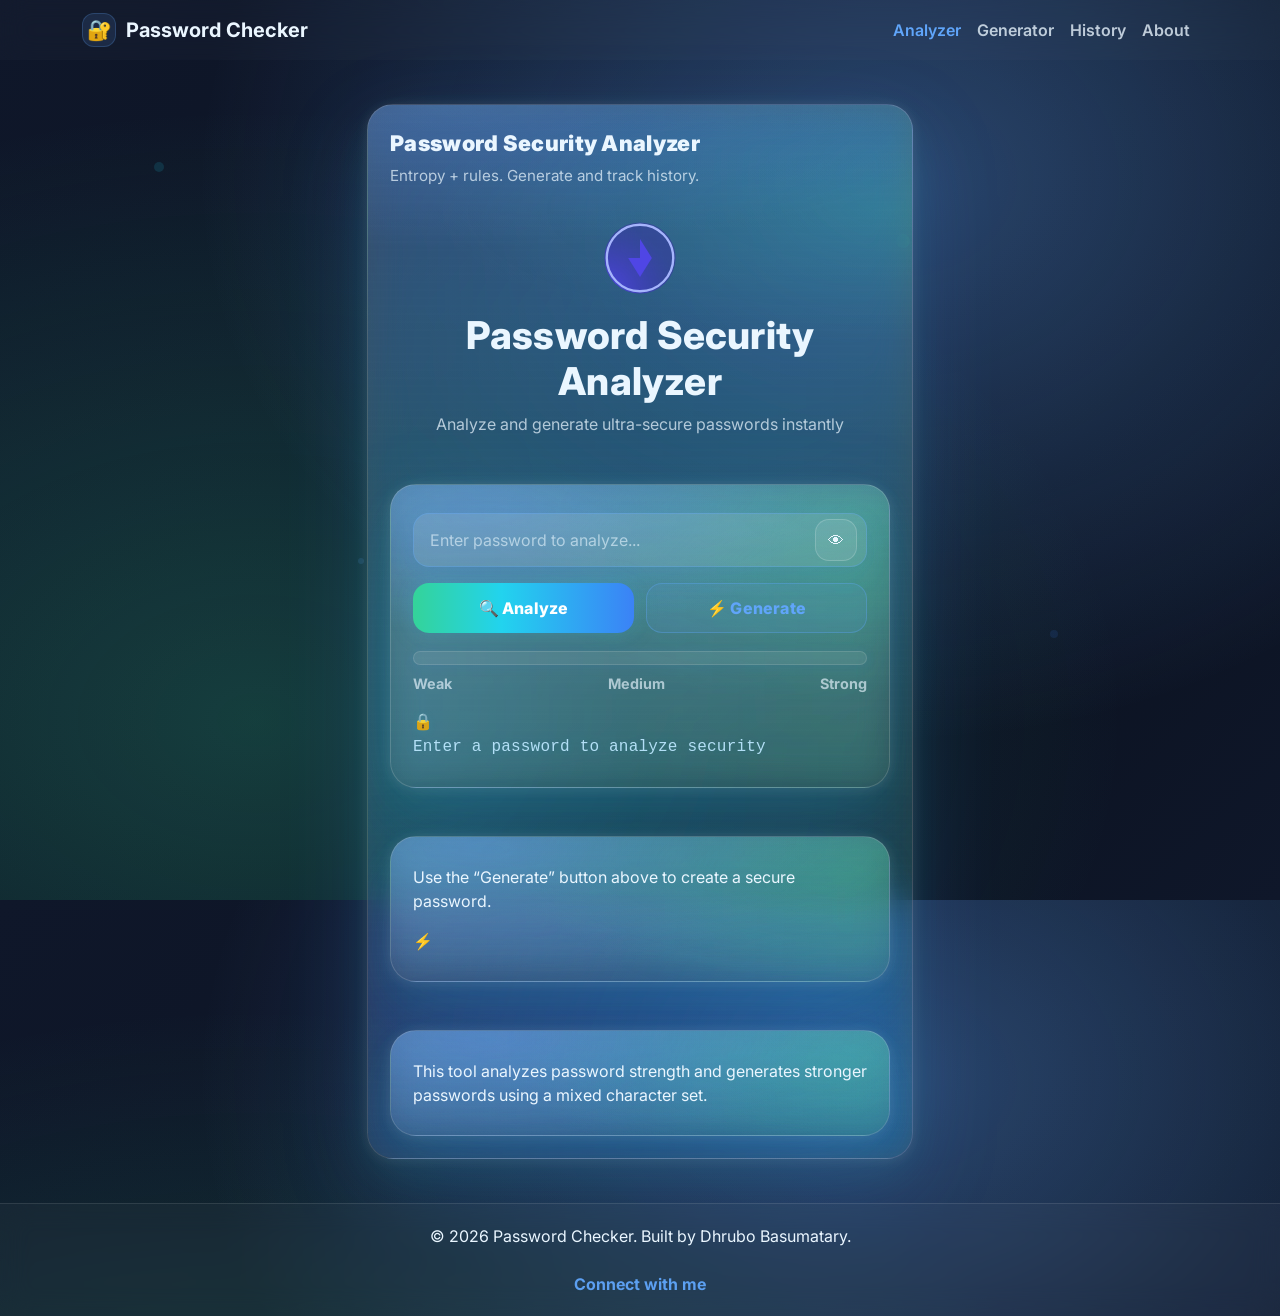
<file: index.html>
<!DOCTYPE html>
<html lang="en">
<head>
  <meta charset="UTF-8">
  <meta name="viewport" content="width=device-width, initial-scale=1.0">
  <title>Security Vault | Free Password Analyzer</title>
  <link href="https://cdn.jsdelivr.net/npm/bootstrap@5.3.3/dist/css/bootstrap.min.css" rel="stylesheet" integrity="sha384-QWTKZyjpPEjISv5WaRU9OFeRpok6YctnYmDr5pNlyT2bRjXh0JMhjY6hW+ALEwIH" crossorigin="anonymous">
  <link rel="stylesheet" href="style.css">
  <link href="https://fonts.googleapis.com/css2?family=Inter:wght@300;400;500;600;700;800&display=swap" rel="stylesheet">
</head>
<body>
  <!-- Floating particles -->
  <div class="particles">
    <div class="particle p1"></div>
    <div class="particle p2"></div>
    <div class="particle p3"></div>
    <div class="particle p4"></div>
    <div class="particle p5"></div>
  </div>

  <!-- Navbar -->
  <nav class="navbar navbar-expand-lg">
    <div class="container">
      <a class="navbar-brand fw-bold" href="index.html">
        <span class="logo-icon">🔐</span>
        Password Checker
      </a>
      <button class="navbar-toggler" type="button" data-bs-toggle="collapse" data-bs-target="#navbarNav" title="Toggle navigation" aria-label="Toggle navigation">
        <span class="navbar-toggler-icon"></span>
      </button>
      <div class="collapse navbar-collapse" id="navbarNav">
        <ul class="navbar-nav ms-auto">
          <li class="nav-item">
            <a class="nav-link active" href="#analyzer">Analyzer</a>
          </li>
          <li class="nav-item">
            <a class="nav-link" href="generator.html">Generator</a>
          </li>
          <li class="nav-item">
            <a class="nav-link" href="history.html">History</a>
          </li>
          <li class="nav-item">
            <a class="nav-link" href="about.html">About</a>
          </li>
        </ul>
      </div>
    </div>
  </nav>

  <main class="main-content">
    <div class="container">
      <div class="row justify-content-center">
        <div class="col-xl-6 col-lg-7 col-md-9 col-12">
          <section class="hud-shell" id="hudAnalyzerShell">
            <div class="hud-header">
              <div class="hud-title">Password Security Analyzer</div>
              <div class="hud-subtitle">Entropy + rules. Generate and track history.</div>
            </div>
            <div class="hud-body">
          <!-- Hero Header -->
          <div class="hero-header text-center mb-5" id="home">
            <div class="hero-icon mb-3">
              <svg viewBox="0 0 64 64" fill="none" xmlns="http://www.w3.org/2000/svg">
                <circle cx="32" cy="32" r="30" fill="url(#pattern0)"/>
                <path d="M32 16L42 32L32 48L22 32L32 32Z" fill="#4F46E5"/>
                <circle cx="32" cy="32" r="28" stroke="#A5B4FC" stroke-width="2"/>
                <defs>
                  <pattern id="pattern0" patternContentUnits="objectBoundingBox" width="1" height="1">
                    <rect width="1" height="1" fill="url(#paint0_radial_194_6)"/>
                  </pattern>
                  <radialGradient id="paint0_radial_194_6" cx="0" cy="0" r="1" gradientUnits="userSpaceOnUse" gradientTransform="translate(0 1) rotate(90) scale(1)">
                    <stop offset="0" stop-color="#4F46E5"/>
                    <stop offset="1" stop-color="#3730A3" stop-opacity="0.5"/>
                  </radialGradient>
                </defs>
              </svg>
            </div>
            <h1 class="hero-title mb-2">Password Security Analyzer</h1>
            <p class="hero-subtitle">Analyze and generate ultra-secure passwords instantly</p>
          </div>

          <!-- Analyzer Section Anchor -->
          <section id="analyzer">
            <!-- Analyzer Card -->
            <div class="analyzer-card">

            <div class="card-input-group">
              <div class="input-wrapper">
                <input type="password" id="password" class="form-control" placeholder="Enter password to analyze..." autocomplete="off">
                <button class="input-toggle" onclick="togglePassword()" title="Show/Hide" aria-label="Show/Hide password">
                  <span id="eyeIcon">👁</span>
                </button>

              </div>
            </div>

            <!-- Action Buttons -->
            <div class="btn-grid">
          <button class="btn btn-primary" onclick="checkPassword()" type="button">

                <span>🔍 Analyze</span>
              </button>
              <button class="btn btn-secondary" onclick="generatePassword()" type="button">

                <span>⚡ Generate</span>
              </button>
              <button class="btn btn-accent d-none" id="copyBtn" onclick="copyPassword()" type="button" title="Copy password">
                <span>📋 Copy</span>
              </button>

            </div>

            <!-- Strength Meter -->
            <div class="strength-meter">
              <div class="progress-container">
                <div class="progress" id="strengthBar">
                  <div class="progress-fill" role="progressbar" aria-label="Password strength"></div>
                </div>
              </div>
              <div class="strength-labels">
                <span class="label weak">Weak</span>
                <span class="label medium">Medium</span>
                <span class="label strong">Strong</span>
              </div>
            </div>

            <!-- Result -->
            <div id="result" class="result-panel">
              <div class="result-icon">🔒</div>
              <div class="result-text">Enter a password to analyze security</div>
            </div>
          </div>
        </section>

        <section id="generator" class="mt-5">
          <div class="analyzer-card">
            <div class="result-text">Use the “Generate” button above to create a secure password.</div>
            <div class="result-icon mt-3">⚡</div>
          </div>
        </section>


        <section id="about" class="mt-5">

          <div id="qualityBadges" class="mt-3" aria-label="Quality badges"></div>

          <div class="analyzer-card">
            <div class="result-text">This tool analyzes password strength and generates stronger passwords using a mixed character set.</div>
          </div>
        </section>

        </div>

      </div>
    </div>
  </main>

  <!-- Footer -->
  <footer class="footer">
    <div class="container">
      <div class="footer-content">
        <p>&copy; 2026 Password Checker. Built by Dhrubo Basumatary.</p>
        <div class="social-links">
          <a href="https://www.instagram.com/___lubolabao.1___/">Connect with me</a>
        </div>
      </div>
    </div>
  </footer>

  <script src="https://cdn.jsdelivr.net/npm/bootstrap@5.3.3/dist/js/bootstrap.bundle.min.js"></script>
  <script src="script.js"></script>
</body>
</html>
</file>
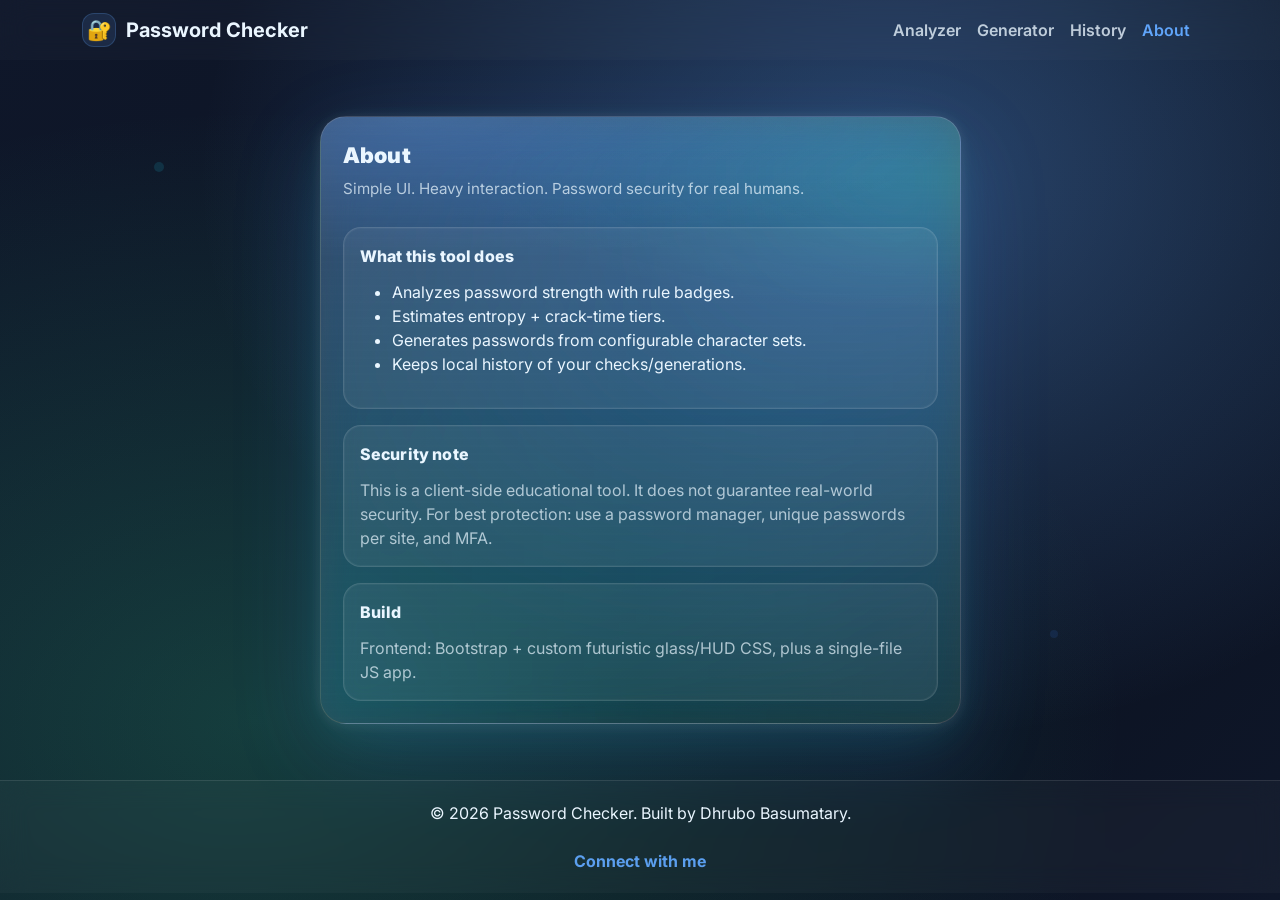
<file: about.html>
<!DOCTYPE html>
<html lang="en">
<head>
  <meta charset="UTF-8">
  <meta name="viewport" content="width=device-width, initial-scale=1.0">
  <title>Security Vault | About</title>
  <link href="https://cdn.jsdelivr.net/npm/bootstrap@5.3.3/dist/css/bootstrap.min.css" rel="stylesheet" integrity="sha384-QWTKZyjpPEjISv5WaRU9OFeRpok6YctnYmDr5pNlyT2bRjXh0JMhjY6hW+ALEwIH" crossorigin="anonymous">
  <link rel="stylesheet" href="style.css">
  <link href="https://fonts.googleapis.com/css2?family=Inter:wght@300;400;500;600;700;800&display=swap" rel="stylesheet">
</head>
<body>
  <div class="particles" aria-hidden="true">
    <div class="particle p1"></div>
    <div class="particle p2"></div>
    <div class="particle p3"></div>
    <div class="particle p4"></div>
    <div class="particle p5"></div>
  </div>

  <nav class="navbar navbar-expand-lg">
    <div class="container">
      <a class="navbar-brand fw-bold" href="index.html">
        <span class="logo-icon">🔐</span>
        Password Checker
      </a>
      <button class="navbar-toggler" type="button" data-bs-toggle="collapse" data-bs-target="#navbarNav" title="Toggle navigation" aria-label="Toggle navigation">
        <span class="navbar-toggler-icon"></span>
      </button>
      <div class="collapse navbar-collapse" id="navbarNav">
        <ul class="navbar-nav ms-auto">
          <li class="nav-item"><a class="nav-link" href="index.html">Analyzer</a></li>
          <li class="nav-item"><a class="nav-link" href="generator.html">Generator</a></li>
          <li class="nav-item"><a class="nav-link" href="history.html">History</a></li>
          <li class="nav-item"><a class="nav-link active" href="about.html">About</a></li>
        </ul>
      </div>
    </div>
  </nav>

  <main class="main-content">
    <div class="container">
      <div class="row justify-content-center">
        <div class="col-xl-7 col-lg-8 col-md-10 col-12">

          <section class="hud-shell">
            <div class="hud-header">
              <div class="hud-title">About</div>
              <div class="hud-subtitle">Simple UI. Heavy interaction. Password security for real humans.</div>
            </div>

            <div class="hud-body">
              <div class="hud-card">
                <div class="hud-card-title">What this tool does</div>
                <ul class="hud-list">
                  <li>Analyzes password strength with rule badges.</li>
                  <li>Estimates entropy + crack-time tiers.</li>
                  <li>Generates passwords from configurable character sets.</li>
                  <li>Keeps local history of your checks/generations.</li>
                </ul>
              </div>

              <div class="hud-card mt-3">
                <div class="hud-card-title">Security note</div>
                <div class="hud-muted">
                  This is a client-side educational tool. It does not guarantee real-world security.
                  For best protection: use a password manager, unique passwords per site, and MFA.
                </div>
              </div>

              <div class="hud-card mt-3">
                <div class="hud-card-title">Build</div>
                <div class="hud-muted">
                  Frontend: Bootstrap + custom futuristic glass/HUD CSS, plus a single-file JS app.
                </div>
              </div>
            </div>
          </section>

        </div>
      </div>
    </div>
  </main>

  <footer class="footer">
    <div class="container">
      <div class="footer-content">
        <p>&copy; 2026 Password Checker. Built by Dhrubo Basumatary.</p>
        <div class="social-links">
          <a href="https://www.instagram.com/___lubolabao.1___/">Connect with me</a>
        </div>
      </div>
    </div>
  </footer>

  <div id="toast" class="toast hud-toast" role="status" aria-live="polite" aria-atomic="true">
    <div class="toast-body" id="toastMsg">Copied</div>
  </div>

  <script src="https://cdn.jsdelivr.net/npm/bootstrap@5.3.3/dist/js/bootstrap.bundle.min.js"></script>
  <script src="script.js"></script>
</body>
</html>
</file>
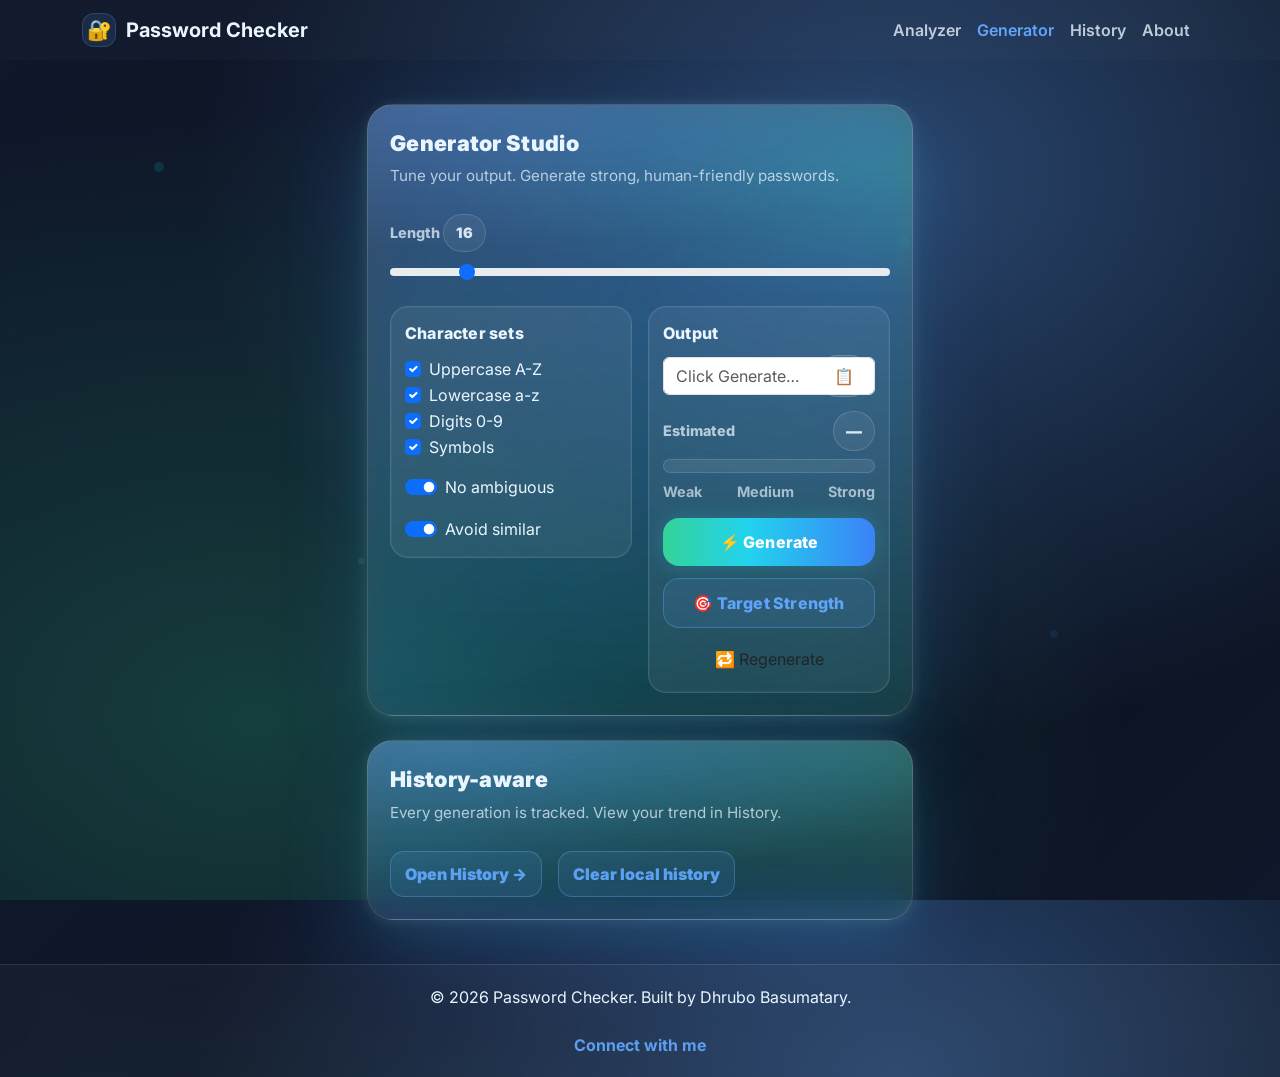
<file: generator.html>
<!DOCTYPE html>
<html lang="en">
<head>
  <meta charset="UTF-8">
  <meta name="viewport" content="width=device-width, initial-scale=1.0">
  <title>Security Vault | Password Generator</title>
  <link href="https://cdn.jsdelivr.net/npm/bootstrap@5.3.3/dist/css/bootstrap.min.css" rel="stylesheet" integrity="sha384-QWTKZyjpPEjISv5WaRU9OFeRpok6YctnYmDr5pNlyT2bRjXh0JMhjY6hW+ALEwIH" crossorigin="anonymous">
  <link rel="stylesheet" href="style.css">
  <link href="https://fonts.googleapis.com/css2?family=Inter:wght@300;400;500;600;700;800&display=swap" rel="stylesheet">
</head>
<body>
  <div class="particles" aria-hidden="true">
    <div class="particle p1"></div>
    <div class="particle p2"></div>
    <div class="particle p3"></div>
    <div class="particle p4"></div>
    <div class="particle p5"></div>
  </div>

  <nav class="navbar navbar-expand-lg">
    <div class="container">
      <a class="navbar-brand fw-bold" href="index.html">
        <span class="logo-icon">🔐</span>
        Password Checker
      </a>
      <button class="navbar-toggler" type="button" data-bs-toggle="collapse" data-bs-target="#navbarNav" title="Toggle navigation" aria-label="Toggle navigation">
        <span class="navbar-toggler-icon"></span>
      </button>
      <div class="collapse navbar-collapse" id="navbarNav">
        <ul class="navbar-nav ms-auto">
          <li class="nav-item"><a class="nav-link" href="index.html">Analyzer</a></li>
          <li class="nav-item"><a class="nav-link active" href="generator.html">Generator</a></li>
          <li class="nav-item"><a class="nav-link" href="history.html">History</a></li>
          <li class="nav-item"><a class="nav-link" href="about.html">About</a></li>
        </ul>
      </div>
    </div>
  </nav>

  <main class="main-content">
    <div class="container">
      <div class="row justify-content-center">
        <div class="col-xl-6 col-lg-7 col-md-9 col-12">

          <section class="hud-shell">
            <div class="hud-header">
              <div class="hud-title">Generator Studio</div>
              <div class="hud-subtitle">Tune your output. Generate strong, human-friendly passwords.</div>
            </div>

            <div class="hud-body">
              <div class="mb-3">
                <label class="form-label hud-label" for="genLength">Length <span class="hud-badge" id="genLengthVal">16</span></label>
                <input id="genLength" type="range" class="form-range" min="8" max="64" value="16">
              </div>

              <div class="row g-3">
                <div class="col-12 col-md-6">
                  <div class="hud-card mini">
                    <div class="hud-card-title">Character sets</div>
                    <div class="form-check">
                      <input class="form-check-input" type="checkbox" id="setUpper" checked>
                      <label class="form-check-label" for="setUpper">Uppercase A-Z</label>
                    </div>
                    <div class="form-check">
                      <input class="form-check-input" type="checkbox" id="setLower" checked>
                      <label class="form-check-label" for="setLower">Lowercase a-z</label>
                    </div>
                    <div class="form-check">
                      <input class="form-check-input" type="checkbox" id="setDigits" checked>
                      <label class="form-check-label" for="setDigits">Digits 0-9</label>
                    </div>
                    <div class="form-check">
                      <input class="form-check-input" type="checkbox" id="setSymbols" checked>
                      <label class="form-check-label" for="setSymbols">Symbols</label>
                    </div>

                    <div class="mt-3 d-flex flex-wrap gap-3">
                      <div class="form-check form-switch">
                        <input class="form-check-input" type="checkbox" role="switch" id="avoidAmbiguous" checked>
                        <label class="form-check-label" for="avoidAmbiguous">No ambiguous</label>
                      </div>
                      <div class="form-check form-switch">
                        <input class="form-check-input" type="checkbox" role="switch" id="avoidSimilar" checked>
                        <label class="form-check-label" for="avoidSimilar">Avoid similar</label>
                      </div>
                    </div>
                  </div>
                </div>

                <div class="col-12 col-md-6">
                  <div class="hud-card mini">
                    <div class="hud-card-title">Output</div>

                    <div class="input-wrapper">
                      <input type="text" id="generatedPassword" class="form-control" placeholder="Click Generate…" autocomplete="off" readonly>
                      <button class="input-toggle" id="genCopyBtn" type="button" title="Copy generated password" aria-label="Copy generated password" onclick="copyGenerated()">
                        <span id="genEyeIcon">📋</span>
                      </button>
                    </div>

                    <div class="mt-3">
                      <div class="d-flex align-items-center justify-content-between">
                        <div class="hud-label">Estimated</div>
                        <div class="hud-badge hud-right" id="genEntropyBadge">—</div>
                      </div>
                      <div class="progress mt-2" aria-label="Generator strength">
                        <div class="progress-fill" id="genStrengthFill"></div>
                      </div>
                      <div class="strength-labels">
                        <span class="label weak">Weak</span>
                        <span class="label medium">Medium</span>
                        <span class="label strong">Strong</span>
                      </div>
                    </div>

                    <div class="btn-grid mt-3" style="grid-template-columns: 1fr;">
                      <button class="btn btn-primary" type="button" onclick="generateFromStudio()">⚡ Generate</button>
                      <button class="btn btn-secondary" type="button" onclick="autoTuneToTarget()">🎯 Target Strength</button>
                      <button class="btn btn-accent" type="button" onclick="regenerateAgain()">🔁 Regenerate</button>
                    </div>
                  </div>
                </div>
              </div>
            </div>
          </section>

          <section class="mt-4 hud-shell tight">
            <div class="hud-header">
              <div class="hud-title">History-aware</div>
              <div class="hud-subtitle">Every generation is tracked. View your trend in History.</div>
            </div>
            <div class="hud-body">
              <div class="d-flex gap-3 flex-wrap">
                <a class="hud-link" href="history.html">Open History →</a>
                <button class="hud-link" type="button" onclick="clearHistory()">Clear local history</button>
              </div>
            </div>
          </section>

        </div>
      </div>
    </div>
  </main>

  <footer class="footer">
    <div class="container">
      <div class="footer-content">
        <p>&copy; 2026 Password Checker. Built by Dhrubo Basumatary.</p>
        <div class="social-links">
          <a href="https://www.instagram.com/___lubolabao.1___/">Connect with me</a>
        </div>
      </div>
    </div>
  </footer>

  <div id="toast" class="toast hud-toast" role="status" aria-live="polite" aria-atomic="true">
    <div class="toast-body" id="toastMsg">Copied</div>
  </div>

  <script src="https://cdn.jsdelivr.net/npm/bootstrap@5.3.3/dist/js/bootstrap.bundle.min.js"></script>
  <script src="script.js"></script>
</body>
</html>
</file>
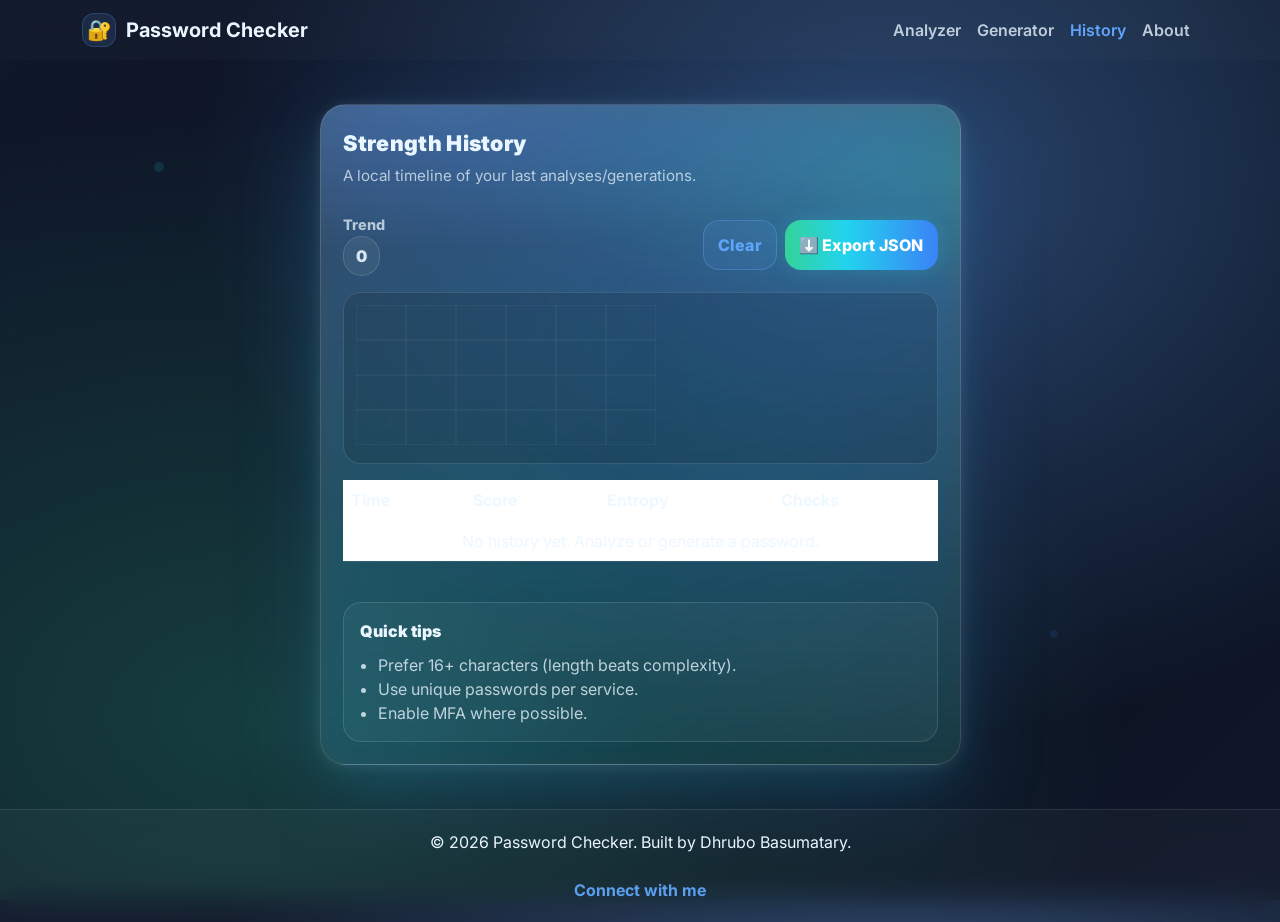
<file: history.html>
<!DOCTYPE html>
<html lang="en">
<head>
  <meta charset="UTF-8">
  <meta name="viewport" content="width=device-width, initial-scale=1.0">
  <title>Security Vault | Strength History</title>
  <link href="https://cdn.jsdelivr.net/npm/bootstrap@5.3.3/dist/css/bootstrap.min.css" rel="stylesheet" integrity="sha384-QWTKZyjpPEjISv5WaRU9OFeRpok6YctnYmDr5pNlyT2bRjXh0JMhjY6hW+ALEwIH" crossorigin="anonymous">
  <link rel="stylesheet" href="style.css">
  <link href="https://fonts.googleapis.com/css2?family=Inter:wght@300;400;500;600;700;800&display=swap" rel="stylesheet">
</head>
<body>
  <div class="particles" aria-hidden="true">
    <div class="particle p1"></div>
    <div class="particle p2"></div>
    <div class="particle p3"></div>
    <div class="particle p4"></div>
    <div class="particle p5"></div>
  </div>

  <nav class="navbar navbar-expand-lg">
    <div class="container">
      <a class="navbar-brand fw-bold" href="index.html">
        <span class="logo-icon">🔐</span>
        Password Checker
      </a>
      <button class="navbar-toggler" type="button" data-bs-toggle="collapse" data-bs-target="#navbarNav" title="Toggle navigation" aria-label="Toggle navigation">
        <span class="navbar-toggler-icon"></span>
      </button>
      <div class="collapse navbar-collapse" id="navbarNav">
        <ul class="navbar-nav ms-auto">
          <li class="nav-item"><a class="nav-link" href="index.html">Analyzer</a></li>
          <li class="nav-item"><a class="nav-link" href="generator.html">Generator</a></li>
          <li class="nav-item"><a class="nav-link active" href="history.html">History</a></li>
          <li class="nav-item"><a class="nav-link" href="about.html">About</a></li>
        </ul>
      </div>
    </div>
  </nav>

  <main class="main-content">
    <div class="container">
      <div class="row justify-content-center">
        <div class="col-xl-7 col-lg-8 col-md-10 col-12">

          <section class="hud-shell">
            <div class="hud-header">
              <div class="hud-title">Strength History</div>
              <div class="hud-subtitle">A local timeline of your last analyses/generations.</div>
            </div>

            <div class="hud-body">
              <div class="d-flex justify-content-between align-items-center flex-wrap gap-3">
                <div>
                  <div class="hud-label">Trend</div>
                  <div class="hud-badge" id="historyCount">—</div>
                </div>
                <div class="d-flex gap-2">
                  <button class="btn btn-secondary" type="button" onclick="clearHistory()">Clear</button>
                  <button class="btn btn-primary" type="button" onclick="exportHistory()">⬇️ Export JSON</button>
                </div>
              </div>

              <div class="hud-graph-wrap mt-3">
                <canvas id="historyCanvas" height="140"></canvas>
              </div>

              <div class="table-responsive mt-3">
                <table class="table hud-table">
                  <thead>
                    <tr>
                      <th>Time</th>
                      <th>Score</th>
                      <th>Entropy</th>
                      <th>Checks</th>
                    </tr>
                  </thead>
                  <tbody id="historyTbody">
                    <tr><td colspan="4" class="text-center hud-muted">No history yet. Analyze or generate a password.</td></tr>
                  </tbody>
                </table>
              </div>

              <div class="hud-tip mt-4">
                <div class="hud-tip-title">Quick tips</div>
                <ul class="hud-tip-list">
                  <li>Prefer 16+ characters (length beats complexity).</li>
                  <li>Use unique passwords per service.</li>
                  <li>Enable MFA where possible.</li>
                </ul>
              </div>

            </div>
          </section>

        </div>
      </div>
    </div>
  </main>

  <footer class="footer">
    <div class="container">
      <div class="footer-content">
        <p>&copy; 2026 Password Checker. Built by Dhrubo Basumatary.</p>
        <div class="social-links">
          <a href="https://www.instagram.com/___lubolabao.1___/">Connect with me</a>
        </div>
      </div>
    </div>
  </footer>

  <div id="toast" class="toast hud-toast" role="status" aria-live="polite" aria-atomic="true">
    <div class="toast-body" id="toastMsg">Copied</div>
  </div>

  <script src="https://cdn.jsdelivr.net/npm/bootstrap@5.3.3/dist/js/bootstrap.bundle.min.js"></script>
  <script src="script.js"></script>
</body>
</html>
</file>
<file: style.css>
/* Password Checker — Futuristic HUD + Glass UI */

:root{
  --bg1:#070b16;
  --bg2:#0b1220;
  --glass: rgba(255,255,255,.10);
  --glass2: rgba(255,255,255,.06);
  --border: rgba(255,255,255,.16);
  --border2: rgba(96,165,250,.28);
  --blue:#60a5fa;
  --blue2:#3b82f6;
  --green:#34d399;
  --cyan:#22d3ee;
  --pink:#fb7185;
  --text:#eaf6ff;
  --muted: rgba(234,246,255,.72);
}

*{ box-sizing:border-box; }
html,body{ height:100%; }

/* Reusable HUD system */
.hud-shell{
  width:100%;
  border-radius:26px;
  border:1px solid var(--border);
  background:
    radial-gradient(1000px 260px at 15% 0%, rgba(96,165,250,.30), transparent 55%),
    radial-gradient(820px 240px at 95% 10%, rgba(52,211,153,.18), transparent 55%),
    linear-gradient(180deg, rgba(255,255,255,.14), rgba(255,255,255,.06));
  backdrop-filter: blur(18px) saturate(175%);
  -webkit-backdrop-filter: blur(18px) saturate(175%);
  box-shadow:
    0 28px 90px rgba(59,130,246,.20),
    0 14px 40px rgba(52,211,153,.10),
    0 1px 14px rgba(255,255,255,.10);
  position:relative;
  overflow:hidden;
}
.hud-shell::before{
  content:"";
  position:absolute;
  inset:-2px;
  background:
    linear-gradient(90deg, rgba(96,165,250,.24), rgba(34,211,238,.10), rgba(52,211,153,.18));
  opacity:.55;
  pointer-events:none;
}
.hud-shell::after{
  content:"";
  position:absolute;
  inset:0;
  background:
    repeating-linear-gradient(
      to bottom,
      rgba(255,255,255,.10),
      rgba(255,255,255,.10) 1px,
      rgba(0,0,0,0) 3px,
      rgba(0,0,0,0) 8px
    );
  opacity:.06;
  pointer-events:none;
}

.hud-header{ padding:22px 22px 10px; text-align:left; position:relative; z-index:1; }
.hud-title{ font-weight:900; letter-spacing:.3px; font-size:1.35rem; }
.hud-subtitle{ color:var(--muted); margin-top:6px; font-size:.95rem; }
.hud-body{ padding:16px 22px 22px; position:relative; z-index:1; }

.hud-card{
  border-radius:18px;
  border:1px solid rgba(255,255,255,.12);
  background: rgba(255,255,255,.06);
  box-shadow: inset 0 0 0 1px rgba(255,255,255,.04);
  padding:16px;
}
.hud-card.mini{ padding:14px; }
.hud-card-title{ font-weight:800; margin-bottom:12px; letter-spacing:.2px; }

.hud-label{ color: rgba(234,246,255,.72); font-weight:800; font-size:.9rem; }
.hud-muted{ color: rgba(234,246,255,.70); }

.hud-badge{
  display:inline-flex;
  align-items:center;
  gap:8px;
  padding:7px 12px;
  border-radius:999px;
  border:1px solid rgba(255,255,255,.14);
  background: rgba(255,255,255,.06);
  color: rgba(234,246,255,.9);
  font-weight:900;
  letter-spacing:.2px;
}
.hud-badge.hud-right{ justify-content:flex-end; }

.hud-pill{
  display:inline-flex;
  align-items:center;
  justify-content:center;
  padding:7px 10px;
  border-radius:999px;
  border:1px solid rgba(255,255,255,.14);
  font-size:.85rem;
  font-weight:900;
  margin-right:8px;
  background: rgba(255,255,255,.06);
}
.hud-pill.ok{ border-color: rgba(34,211,238,.45); box-shadow: 0 0 18px rgba(34,211,238,.15); color: rgba(200,255,245,.95); }
.hud-pill.bad{ border-color: rgba(248,113,113,.45); box-shadow: 0 0 18px rgba(248,113,113,.12); color: rgba(255,210,210,.9); }

.hud-graph-wrap{
  border-radius:18px;
  border:1px solid rgba(255,255,255,.12);
  background: rgba(0,0,0,.12);
  padding:12px;
}

.hud-table thead th{ color: rgba(234,246,255,.8); border-color: rgba(255,255,255,.12); }
.hud-table tbody td{ color: rgba(234,246,255,.85); border-color: rgba(255,255,255,.08); }

.hud-link{
  display:inline-flex;
  align-items:center;
  padding:10px 14px;
  border-radius:14px;
  border:1px solid rgba(96,165,250,.35);
  background: rgba(96,165,250,.10);
  color: rgba(96,165,250,.95);
  font-weight:900;
  text-decoration:none;
}
.hud-link:hover{ border-color: rgba(52,211,153,.55); color: var(--text); background: rgba(52,211,153,.10); }

.hud-tip{ border-radius:18px; border:1px solid rgba(255,255,255,.12); background: rgba(255,255,255,.04); padding:16px; }
.hud-tip-title{ font-weight:900; margin-bottom:10px; }
.hud-tip-list{ margin:0; padding-left:18px; color: rgba(234,246,255,.78); }

.hud-toast{ position:fixed; right:18px; bottom:18px; z-index:9999; border-radius:16px; border:1px solid rgba(255,255,255,.14); background: rgba(10,15,30,.55); backdrop-filter: blur(10px); -webkit-backdrop-filter: blur(10px); color: var(--text); }

/* Navbar / main layout */
.main-content{ min-height: 80vh; display:flex; align-items:center; justify-content:center; padding:44px 0; }

/* Back-compat: keep analyzer-card working but map to hud-shell */
.analyzer-card{
  width:100%;
  max-width:560px;
  margin:0 auto;
  padding:0;
  border-radius:26px;
  border:1px solid var(--border);
  background: transparent;
  box-shadow:none;
}

.hero-header{ padding-top:6px; }
.hero-title{ font-size: clamp(1.7rem, 2.2vw + 1rem, 2.4rem); font-weight:800; letter-spacing:.2px; }
.hero-subtitle{ color: var(--muted); margin: 6px 0 0; }
.hero-icon{ width:76px; height:76px; margin:0 auto; }
.hero-icon svg{ width:100%; height:100%; }


body{
  margin:0;
  font-family: Inter, Segoe UI, Arial, sans-serif;
  color:var(--text);
  background:
    radial-gradient(ellipse at 70% 20%, rgba(96,165,250,.35) 0%, transparent 55%),
    radial-gradient(ellipse at 20% 80%, rgba(52,211,153,.22) 0%, transparent 60%),
    linear-gradient(135deg, #0f172a 0%, #0b1220 70%, #0f172a 100%);
  overflow-x:hidden;
}

/* Floating background particles (pure CSS) */
.particles{ position:fixed; inset:0; pointer-events:none; z-index:-1; opacity:.75; }
.particle{ position:absolute; border-radius:50%; background: rgba(96,165,250,.20); filter: blur(.3px); animation: float 7s ease-in-out infinite; }
.p1{ width:10px; height:10px; left:12%; top:18%; animation-duration:9s; background:rgba(34,211,238,.18); }
.p2{ width:6px; height:6px; left:28%; top:62%; animation-duration:8s; background:rgba(96,165,250,.18); }
.p3{ width:14px; height:14px; left:70%; top:26%; animation-duration:11s; background:rgba(52,211,153,.16); }
.p4{ width:8px; height:8px; left:82%; top:70%; animation-duration:10s; background:rgba(59,130,246,.16); }
.p5{ width:4px; height:4px; left:55%; top:45%; animation-duration:6s; background:rgba(96,165,250,.22); }
@keyframes float{ 0%,100%{ transform: translateY(0) translateX(0); } 50%{ transform: translateY(-18px) translateX(10px); } }

/* Layout */
.main-content{ min-height: 80vh; display:flex; align-items:center; justify-content:center; padding:44px 0; }

/* Sections anchor spacing */
#analyzer,#generator,#about{ scroll-margin-top:92px; }

/* Card (glass) */
.analyzer-card{
  width:100%;
  max-width:560px;
  margin:0 auto;
  padding:28px 22px;
  border-radius:26px;
  border:1px solid var(--border);
  background:
    radial-gradient(900px 260px at 15% 0%, rgba(96,165,250,.30), transparent 55%),
    radial-gradient(700px 240px at 95% 10%, rgba(52,211,153,.18), transparent 55%),
    linear-gradient(180deg, rgba(255,255,255,.16), rgba(255,255,255,.06));
  backdrop-filter: blur(18px) saturate(175%);
  -webkit-backdrop-filter: blur(18px) saturate(175%);
  box-shadow:
    0 28px 90px rgba(59,130,246,.20),
    0 14px 40px rgba(52,211,153,.10),
    0 1px 14px rgba(255,255,255,.12);
  position:relative;
  overflow:hidden;
}
.analyzer-card::after{
  content:"";
  position:absolute;
  inset:-2px;
  background:
    radial-gradient(540px 210px at 20% 10%, rgba(96,165,250,.22), transparent 60%),
    radial-gradient(520px 220px at 90% 30%, rgba(52,211,153,.18), transparent 60%);
  opacity:.9;
  pointer-events:none;
}
.analyzer-card > *{ position:relative; z-index:1; }

.hero-header{ padding-top:6px; }
.hero-title{ font-size: clamp(1.7rem, 2.2vw + 1rem, 2.4rem); font-weight:800; letter-spacing:.2px; }
.hero-subtitle{ color: var(--muted); margin: 6px 0 0; }
.hero-icon{ width:76px; height:76px; margin:0 auto; }
.hero-icon svg{ width:100%; height:100%; }

/* Navbar */
.navbar{ background: rgba(255,255,255,.02) !important; backdrop-filter: blur(14px); -webkit-backdrop-filter: blur(14px); }
.navbar .navbar-brand{ display:flex; align-items:center; gap:10px; color:var(--text); }
.navbar .nav-link{ color: rgba(234,246,255,.78); font-weight:600; }
.navbar .nav-link:hover{ color: var(--text); }
.navbar .nav-link.active{ color: var(--blue); }
.logo-icon{ width:34px; height:34px; display:inline-flex; align-items:center; justify-content:center; background: rgba(96,165,250,.12); border:1px solid rgba(96,165,250,.22); border-radius:12px; }

/* Input group */
.input-wrapper{
  position:relative;
  display:flex;
  gap:10px;
  align-items:center;
}

#password{
  width:100%;
  padding:14px 16px;
  border-radius:16px;
  border:1.5px solid rgba(96,165,250,.35);
  background: rgba(255,255,255,.10);
  color: var(--text);
  box-shadow: 0 10px 26px rgba(59,130,246,.10);
}
#password::placeholder{ color: rgba(234,246,255,.6); }
#password:focus{
  outline:none;
  border-color: rgba(52,211,153,.85);
  box-shadow: 0 0 0 3px rgba(34,211,238,.18), 0 18px 40px rgba(59,130,246,.18);
  background: rgba(255,255,255,.14);
}

.input-toggle{
  position:absolute;
  right:10px;
  top:50%;
  transform: translateY(-50%);
  width:42px;
  height:42px;
  border-radius:14px;
  border:1px solid rgba(255,255,255,.18);
  background: rgba(255,255,255,.08);
  color: var(--text);
  cursor:pointer;
}
.input-toggle:hover{ border-color: rgba(96,165,250,.55); background: rgba(96,165,250,.12); }

/* Buttons */
.btn-grid{ display:grid; grid-template-columns: 1fr 1fr; gap:12px; margin-top:16px; }
@media (max-width:420px){ .btn-grid{ grid-template-columns: 1fr; } }

.btn-primary{
  border:none;
  border-radius:16px;
  padding:12px 14px;
  font-weight:800;
  letter-spacing:.2px;
  background: linear-gradient(90deg, var(--green) 0%, var(--cyan) 40%, var(--blue2) 100%) !important;
  box-shadow: 0 0 26px rgba(52,211,153,.18), 0 0 18px rgba(59,130,246,.16);
}
.btn-primary:hover{ filter: brightness(1.05); transform: translateY(-1px); }

.btn-secondary{
  border-radius:16px;
  padding:12px 14px;
  font-weight:800;
  letter-spacing:.2px;
  border:1px solid rgba(96,165,250,.35);
  background: rgba(96,165,250,.10) !important;
  color: var(--blue) !important;
}
.btn-secondary:hover{ border-color: rgba(52,211,153,.65); background: rgba(52,211,153,.10) !important; color: var(--text) !important; }

/* Strength meter */
.strength-meter{ margin-top:18px; }
.progress{ height:14px; background: rgba(255,255,255,.08); border:1px solid rgba(255,255,255,.12); border-radius:999px; overflow:hidden; box-shadow: 0 1px 12px rgba(59,130,246,.10); position:relative; }
.progress-fill{ height:100%; width:0%; border-radius:999px; background: linear-gradient(90deg, rgba(52,211,153,1) 0%, rgba(34,211,238,1) 45%, rgba(59,130,246,1) 100%); transition: width .55s cubic-bezier(.77,0,.18,1), background .2s ease; display:block; }
.strength-labels{ display:flex; justify-content:space-between; margin-top:8px; }
.strength-labels .label{ font-size:.9rem; color: rgba(234,246,255,.65); font-weight:700; }


/* Result panel */
#result{
  margin-top:16px;
  min-height:28px;
  font-family: ui-monospace, SFMono-Regular, Menlo, Monaco, Consolas, "Liberation Mono", "Courier New", monospace;
  letter-spacing:.2px;
  color: rgba(186,230,253,.95);
  text-shadow: 0 1px 10px rgba(34,211,238,.10);
}

/* Footer */
.footer{
  margin-top:auto;
  padding:20px 0;
  background: rgba(255,255,255,.03);
  border-top: 1px solid rgba(255,255,255,.10);
  backdrop-filter: blur(14px);
  -webkit-backdrop-filter: blur(14px);
}
.footer-content{ display:flex; flex-direction:column; align-items:center; gap:8px; }
.footer a{ color: rgba(96,165,250,.95); text-decoration:none; font-weight:700; }
.footer a:hover{ color: #a7f3d0; }

/* Mobile tweaks */
@media (max-width: 992px){ .main-content{ padding:28px 0; } .analyzer-card{ padding:22px 16px; border-radius:22px; } }
</file>
